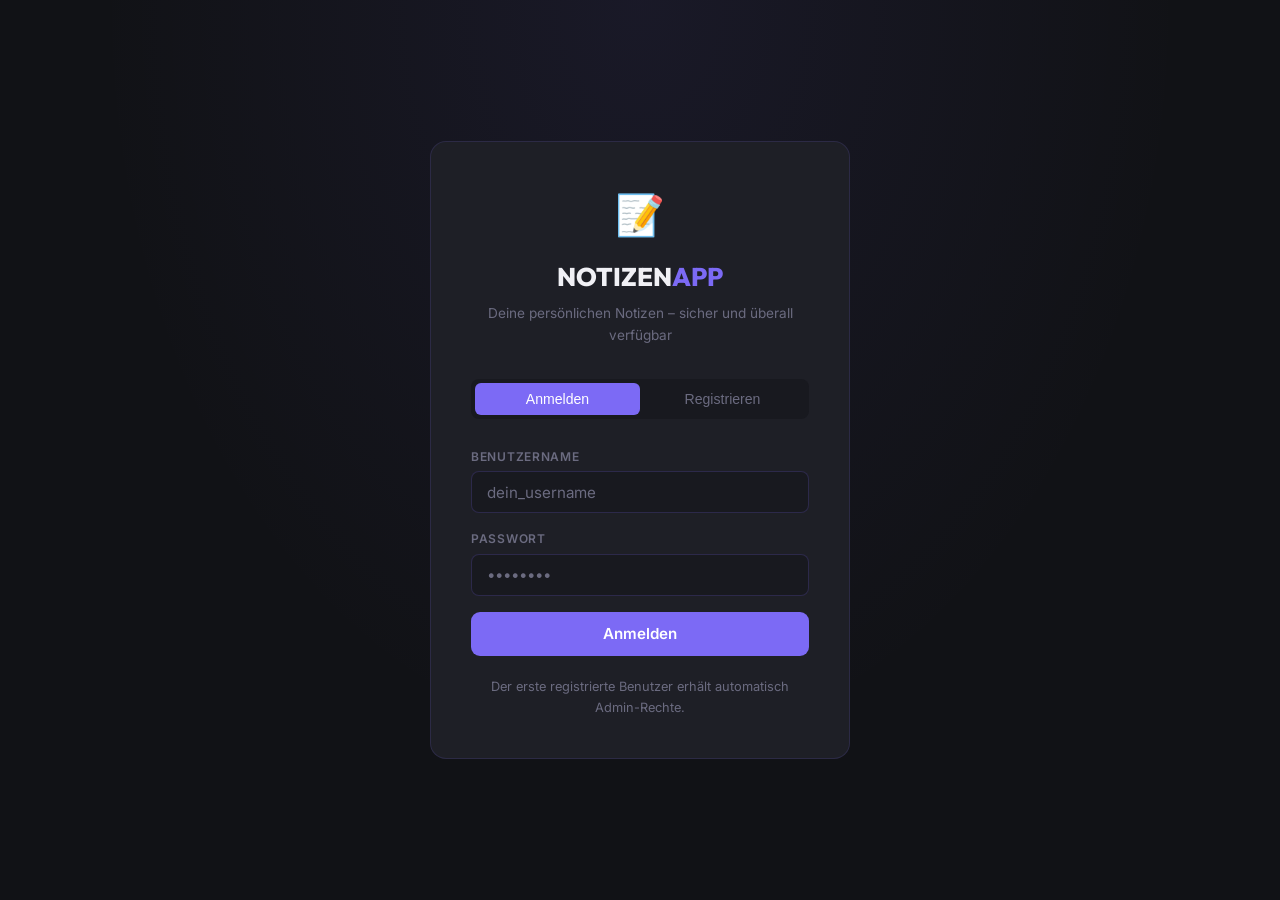
<file: index.html>
<!DOCTYPE html>
<html lang="de">
<head>
<meta charset="UTF-8"><meta name="viewport" content="width=device-width, initial-scale=1">
<title>Notizen-App – Anmelden</title>
<link rel="stylesheet" href="css/style.css">
</head>
<body>
<div class="auth-wrap">
  <div class="auth-card">
    <div class="auth-brand">
      <span class="logo">📝</span>
      <h1>NOTIZEN<em>APP</em></h1>
      <p>Deine persönlichen Notizen – sicher und überall verfügbar</p>
    </div>

    <div class="auth-tabs">
      <button class="auth-tab active" onclick="switchTab('login')">Anmelden</button>
      <button class="auth-tab" onclick="switchTab('register')">Registrieren</button>
    </div>

    <!-- Login -->
    <div id="panel-login">
      <div id="login-error" class="error-msg"></div>
      <div class="field"><label>Benutzername</label><input type="text" id="l-user" placeholder="dein_username" autocomplete="username"></div>
      <div class="field"><label>Passwort</label><input type="password" id="l-pass" placeholder="••••••••" autocomplete="current-password"></div>
      <button class="btn" id="login-btn" onclick="doLogin()">Anmelden</button>
    </div>

    <!-- Register -->
    <div id="panel-register" style="display:none">
      <div id="reg-error"   class="error-msg"></div>
      <div id="reg-success" class="success-msg"></div>
      <div class="field"><label>Benutzername</label><input type="text" id="r-user" placeholder="max_mustermann" autocomplete="username"></div>
      <div class="field"><label>E-Mail</label><input type="email" id="r-email" placeholder="max@example.de" autocomplete="email"></div>
      <div class="field"><label>Passwort</label><input type="password" id="r-pass" placeholder="Min. 8 Zeichen" autocomplete="new-password"></div>
      <div class="field"><label>Passwort wiederholen</label><input type="password" id="r-pass2" placeholder="••••••••" autocomplete="new-password"></div>
      <button class="btn" id="register-btn" onclick="doRegister()">Konto erstellen</button>
    </div>

    <p style="text-align:center;margin-top:1.25rem;font-size:.8rem;color:var(--muted)">
      Der erste registrierte Benutzer erhält automatisch Admin-Rechte.
    </p>
  </div>
</div>

<script src="js/api.js"></script>
<script>
redirectIfLoggedIn();

function switchTab(tab) {
  document.querySelectorAll('.auth-tab').forEach((b,i) => b.classList.toggle('active', ['login','register'][i]===tab));
  document.getElementById('panel-login').style.display    = tab==='login'    ? 'block' : 'none';
  document.getElementById('panel-register').style.display = tab==='register' ? 'block' : 'none';
}

document.addEventListener('keydown', e => { if (e.key === 'Enter') { const active = document.getElementById('panel-login').style.display !== 'none' ? 'login' : 'register'; active==='login' ? doLogin() : doRegister(); } });

async function doLogin() {
  hideError('login-error');
  const u = document.getElementById('l-user').value.trim();
  const p = document.getElementById('l-pass').value;
  if (!u || !p) return showError('login-error', 'Bitte alle Felder ausfüllen.');
  const btn = document.getElementById('login-btn');
  btn.textContent = '…'; btn.disabled = true;
  try {
    const fd = new FormData();
    fd.append('username', u); fd.append('password', p);
    const data = await apiForm('/auth/login', fd);
    setAuth(data.access_token, data.user);
    window.location.href = 'pages/app.html';
  } catch(e) {
    showError('login-error', e.message);
  } finally { btn.textContent = 'Anmelden'; btn.disabled = false; }
}

async function doRegister() {
  hideError('reg-error');
  const u  = document.getElementById('r-user').value.trim();
  const em = document.getElementById('r-email').value.trim();
  const p  = document.getElementById('r-pass').value;
  const p2 = document.getElementById('r-pass2').value;
  if (!u||!em||!p||!p2) return showError('reg-error','Bitte alle Felder ausfüllen.');
  if (p !== p2) return showError('reg-error','Passwörter stimmen nicht überein.');
  if (p.length < 8) return showError('reg-error','Passwort muss mindestens 8 Zeichen haben.');
  const btn = document.getElementById('register-btn');
  btn.textContent = '…'; btn.disabled = true;
  try {
    const data = await api('POST', '/auth/register', { username: u, email: em, password: p }, false);
    setAuth(data.access_token, data.user);
    window.location.href = 'pages/app.html';
  } catch(e) {
    showError('reg-error', e.message);
  } finally { btn.textContent = 'Konto erstellen'; btn.disabled = false; }
}
</script>
</body></html>
</file>
<file: css/style.css>
@import url('https://fonts.googleapis.com/css2?family=Inter:wght@300;400;500;600&family=Outfit:wght@400;700;800&display=swap');

:root {
  --bg:       #111216;
  --bg2:      #18191f;
  --surface:  #1e1f26;
  --surface2: #2a2b36;
  --accent:   #7c6af5;
  --accent2:  #5f4fd4;
  --accent-g: rgba(124,106,245,0.12);
  --green:    #22c55e;
  --red:      #ef4444;
  --yellow:   #f59e0b;
  --white:    #f0f0f5;
  --muted:    #6b6b80;
  --border:   rgba(124,106,245,0.15);
  --radius:   12px;
  --t:        0.2s ease;
}

*, *::before, *::after { box-sizing: border-box; margin: 0; padding: 0; }
html { scroll-behavior: smooth; }
body { background: var(--bg); color: var(--white); font-family: 'Inter', sans-serif; font-size: 15px; line-height: 1.65; min-height: 100vh; }

/* ── AUTH PAGES ── */
.auth-wrap { min-height: 100vh; display: flex; align-items: center; justify-content: center; padding: 1.5rem; background: radial-gradient(ellipse at 50% 0%, rgba(124,106,245,0.08) 0%, transparent 60%), var(--bg); }
.auth-card { background: var(--surface); border: 1px solid var(--border); border-radius: 16px; padding: 2.5rem; width: 100%; max-width: 420px; }
.auth-brand { text-align: center; margin-bottom: 2rem; }
.auth-brand .logo { font-size: 2.5rem; display: block; margin-bottom: .5rem; }
.auth-brand h1 { font-family: 'Outfit', sans-serif; font-size: 1.6rem; font-weight: 800; }
.auth-brand h1 em { font-style: normal; color: var(--accent); }
.auth-brand p { color: var(--muted); font-size: .85rem; margin-top: .25rem; }
.auth-tabs { display: flex; background: var(--bg2); border-radius: 8px; padding: .25rem; margin-bottom: 1.75rem; }
.auth-tab { flex: 1; text-align: center; padding: .5rem; border-radius: 6px; cursor: pointer; font-size: .88rem; font-weight: 500; color: var(--muted); transition: all var(--t); border: none; background: none; }
.auth-tab.active { background: var(--accent); color: #fff; }

.field { display: flex; flex-direction: column; gap: .3rem; margin-bottom: 1rem; }
.field label { font-size: .75rem; font-weight: 600; color: var(--muted); text-transform: uppercase; letter-spacing: .06em; }
.field input { background: var(--bg2); border: 1.5px solid rgba(124,106,245,.2); border-radius: 8px; color: var(--white); font-family: 'Inter', sans-serif; font-size: .95rem; padding: .65rem .95rem; transition: border-color var(--t); }
.field input:focus { outline: none; border-color: var(--accent); }
.field input::placeholder { color: var(--muted); }

.btn { display: block; width: 100%; background: var(--accent); color: #fff; border: none; border-radius: 9px; cursor: pointer; font-family: 'Inter', sans-serif; font-size: .95rem; font-weight: 600; padding: .8rem; transition: background var(--t), transform var(--t); }
.btn:hover { background: var(--accent2); }
.btn:active { transform: scale(.98); }
.btn-sm { width: auto; padding: .45rem 1.1rem; font-size: .83rem; }
.btn-outline { background: transparent; border: 1.5px solid var(--border); color: var(--muted); }
.btn-outline:hover { border-color: var(--accent); color: var(--accent); background: var(--accent-g); }
.btn-danger { background: var(--red); }
.btn-danger:hover { background: #c53030; }
.btn-ghost { background: none; border: none; color: var(--muted); cursor: pointer; padding: .35rem .7rem; border-radius: 6px; font-size: .85rem; transition: all var(--t); }
.btn-ghost:hover { color: var(--white); background: var(--surface2); }

.error-msg { background: rgba(239,68,68,.1); border: 1px solid rgba(239,68,68,.3); border-radius: 8px; color: var(--red); font-size: .85rem; padding: .65rem .95rem; margin-bottom: 1rem; display: none; }
.success-msg { background: rgba(34,197,94,.1); border: 1px solid rgba(34,197,94,.3); border-radius: 8px; color: var(--green); font-size: .85rem; padding: .65rem .95rem; margin-bottom: 1rem; display: none; }

/* ── APP LAYOUT ── */
.app-wrap { display: grid; grid-template-columns: 260px 1fr; min-height: 100vh; }

.sidebar { background: var(--bg2); border-right: 1px solid var(--border); display: flex; flex-direction: column; position: sticky; top: 0; height: 100vh; overflow-y: auto; }
.sidebar-header { padding: 1.25rem 1.25rem .75rem; border-bottom: 1px solid var(--border); }
.sidebar-brand { font-family: 'Outfit', sans-serif; font-size: 1.1rem; font-weight: 800; display: flex; align-items: center; gap: .5rem; }
.sidebar-brand em { font-style: normal; color: var(--accent); }
.sidebar-user { font-size: .75rem; color: var(--muted); margin-top: .3rem; }
.sidebar-nav { padding: .75rem; flex: 1; }
.sidebar-nav a, .sidebar-nav button { display: flex; align-items: center; gap: .65rem; padding: .55rem .85rem; border-radius: 8px; color: var(--muted); text-decoration: none; font-size: .88rem; width: 100%; background: none; border: none; cursor: pointer; transition: all var(--t); margin-bottom: .2rem; text-align: left; }
.sidebar-nav a:hover, .sidebar-nav button:hover, .sidebar-nav a.active { color: var(--white); background: var(--surface2); }
.sidebar-nav a.active { color: var(--accent); }
.sidebar-footer { padding: .75rem 1.25rem 1.25rem; border-top: 1px solid var(--border); }

.main-content { padding: 2rem; overflow-y: auto; }
.page-title { font-family: 'Outfit', sans-serif; font-size: 1.6rem; font-weight: 800; margin-bottom: 1.5rem; display: flex; align-items: center; justify-content: space-between; gap: 1rem; flex-wrap: wrap; }
.page-title em { font-style: normal; color: var(--accent); }

/* ── NOTIZEN GRID ── */
.notes-grid { display: grid; grid-template-columns: repeat(auto-fill, minmax(260px, 1fr)); gap: 1rem; }
.note-card { background: var(--surface); border: 1px solid var(--border); border-radius: var(--radius); padding: 1.1rem 1.25rem; cursor: pointer; position: relative; transition: transform var(--t), box-shadow var(--t), border-color var(--t); }
.note-card:hover { transform: translateY(-2px); box-shadow: 0 6px 20px rgba(0,0,0,.3); border-color: var(--accent); }
.note-card .pin { position: absolute; top: .75rem; right: .75rem; color: var(--yellow); font-size: .85rem; }
.note-card h3 { font-weight: 600; font-size: .95rem; margin-bottom: .35rem; padding-right: 1.5rem; white-space: nowrap; overflow: hidden; text-overflow: ellipsis; }
.note-card .preview { font-size: .82rem; color: var(--muted); line-height: 1.5; display: -webkit-box; -webkit-line-clamp: 3; -webkit-box-orient: vertical; overflow: hidden; }
.note-card .meta { font-size: .7rem; color: var(--muted); margin-top: .75rem; }
.note-card .card-actions { display: flex; gap: .35rem; margin-top: .75rem; opacity: 0; transition: opacity var(--t); }
.note-card:hover .card-actions { opacity: 1; }

.color-dot { width: 10px; height: 10px; border-radius: 50%; display: inline-block; margin-right: .35rem; }

/* ── MODAL ── */
.modal-overlay { position: fixed; inset: 0; background: rgba(0,0,0,.7); z-index: 200; display: flex; align-items: center; justify-content: center; padding: 1rem; }
.modal { background: var(--surface); border: 1px solid var(--border); border-radius: 16px; padding: 2rem; max-width: 580px; width: 100%; position: relative; max-height: 90vh; overflow-y: auto; }
.modal h2 { font-family: 'Outfit', sans-serif; font-size: 1.1rem; font-weight: 700; margin-bottom: 1.25rem; }
.modal-close { position: absolute; top: 1rem; right: 1rem; background: none; border: none; color: var(--muted); cursor: pointer; font-size: 1.2rem; }

input[type="text"], textarea, select { background: var(--bg2); border: 1.5px solid rgba(124,106,245,.2); border-radius: 8px; color: var(--white); font-family: 'Inter', sans-serif; font-size: .95rem; padding: .65rem .95rem; width: 100%; transition: border-color var(--t); }
input[type="text"]:focus, textarea:focus, select:focus { outline: none; border-color: var(--accent); }
textarea { resize: vertical; min-height: 120px; line-height: 1.6; }

.search-bar { background: var(--surface); border: 1px solid var(--border); border-radius: 8px; color: var(--white); font-family: 'Inter', sans-serif; font-size: .9rem; padding: .55rem 1rem; }
.search-bar:focus { outline: none; border-color: var(--accent); }

/* ── ADMIN ── */
.stats-grid { display: grid; grid-template-columns: repeat(auto-fill, minmax(160px,1fr)); gap: 1rem; margin-bottom: 2rem; }
.stat-card { background: var(--surface); border: 1px solid var(--border); border-radius: var(--radius); padding: 1.1rem 1.25rem; }
.stat-card .val { font-family: 'Outfit', sans-serif; font-size: 2rem; font-weight: 800; color: var(--accent); line-height: 1; }
.stat-card .lbl { font-size: .75rem; color: var(--muted); margin-top: .25rem; }

table { width: 100%; border-collapse: collapse; font-size: .88rem; }
thead tr { border-bottom: 1px solid var(--border); }
th { padding: .5rem .75rem; color: var(--muted); font-size: .72rem; text-transform: uppercase; letter-spacing: .06em; text-align: left; }
td { padding: .65rem .75rem; border-bottom: 1px solid rgba(124,106,245,.06); }
.badge { display: inline-block; padding: .15rem .55rem; border-radius: 20px; font-size: .72rem; font-weight: 600; }
.badge-green { background: rgba(34,197,94,.15); color: var(--green); }
.badge-red { background: rgba(239,68,68,.15); color: var(--red); }
.badge-purple { background: var(--accent-g); color: var(--accent); }

/* ── COLOR PICKER ── */
.color-options { display: flex; gap: .5rem; flex-wrap: wrap; margin-top: .5rem; }
.color-opt { width: 28px; height: 28px; border-radius: 50%; cursor: pointer; border: 2px solid transparent; transition: transform var(--t), border-color var(--t); }
.color-opt:hover { transform: scale(1.2); }
.color-opt.selected { border-color: var(--white); transform: scale(1.15); }

/* ── SPINNER ── */
.spinner { width: 32px; height: 32px; border-radius: 50%; border: 3px solid var(--surface2); border-top-color: var(--accent); animation: spin .7s linear infinite; margin: 3rem auto; display: block; }
@keyframes spin { to { transform: rotate(360deg); } }

/* ── EMPTY STATE ── */
.empty-state { text-align: center; padding: 5rem 2rem; color: var(--muted); }
.empty-state .icon { font-size: 3rem; display: block; margin-bottom: 1rem; }
.empty-state h3 { font-size: 1.1rem; font-weight: 600; color: var(--white); margin-bottom: .5rem; }

/* ── MOBILE ── */
.hamburger { display: none; background: none; border: none; color: var(--white); cursor: pointer; padding: .4rem; }
.mobile-nav-overlay { display: none; }

@media (max-width: 768px) {
  .app-wrap { grid-template-columns: 1fr; }
  .sidebar { display: none; position: fixed; left: 0; top: 0; bottom: 0; z-index: 300; width: 260px; transform: translateX(-100%); transition: transform var(--t); }
  .sidebar.open { display: flex; transform: translateX(0); }
  .hamburger { display: flex; }
  .mobile-nav-overlay.open { display: block; position: fixed; inset: 0; background: rgba(0,0,0,.5); z-index: 299; }
  .main-content { padding: 1.25rem 1rem; }
  .notes-grid { grid-template-columns: 1fr; }
}
@media (prefers-reduced-motion: reduce) { *, *::before, *::after { animation-duration: .01ms !important; transition-duration: .01ms !important; } }
</file>
